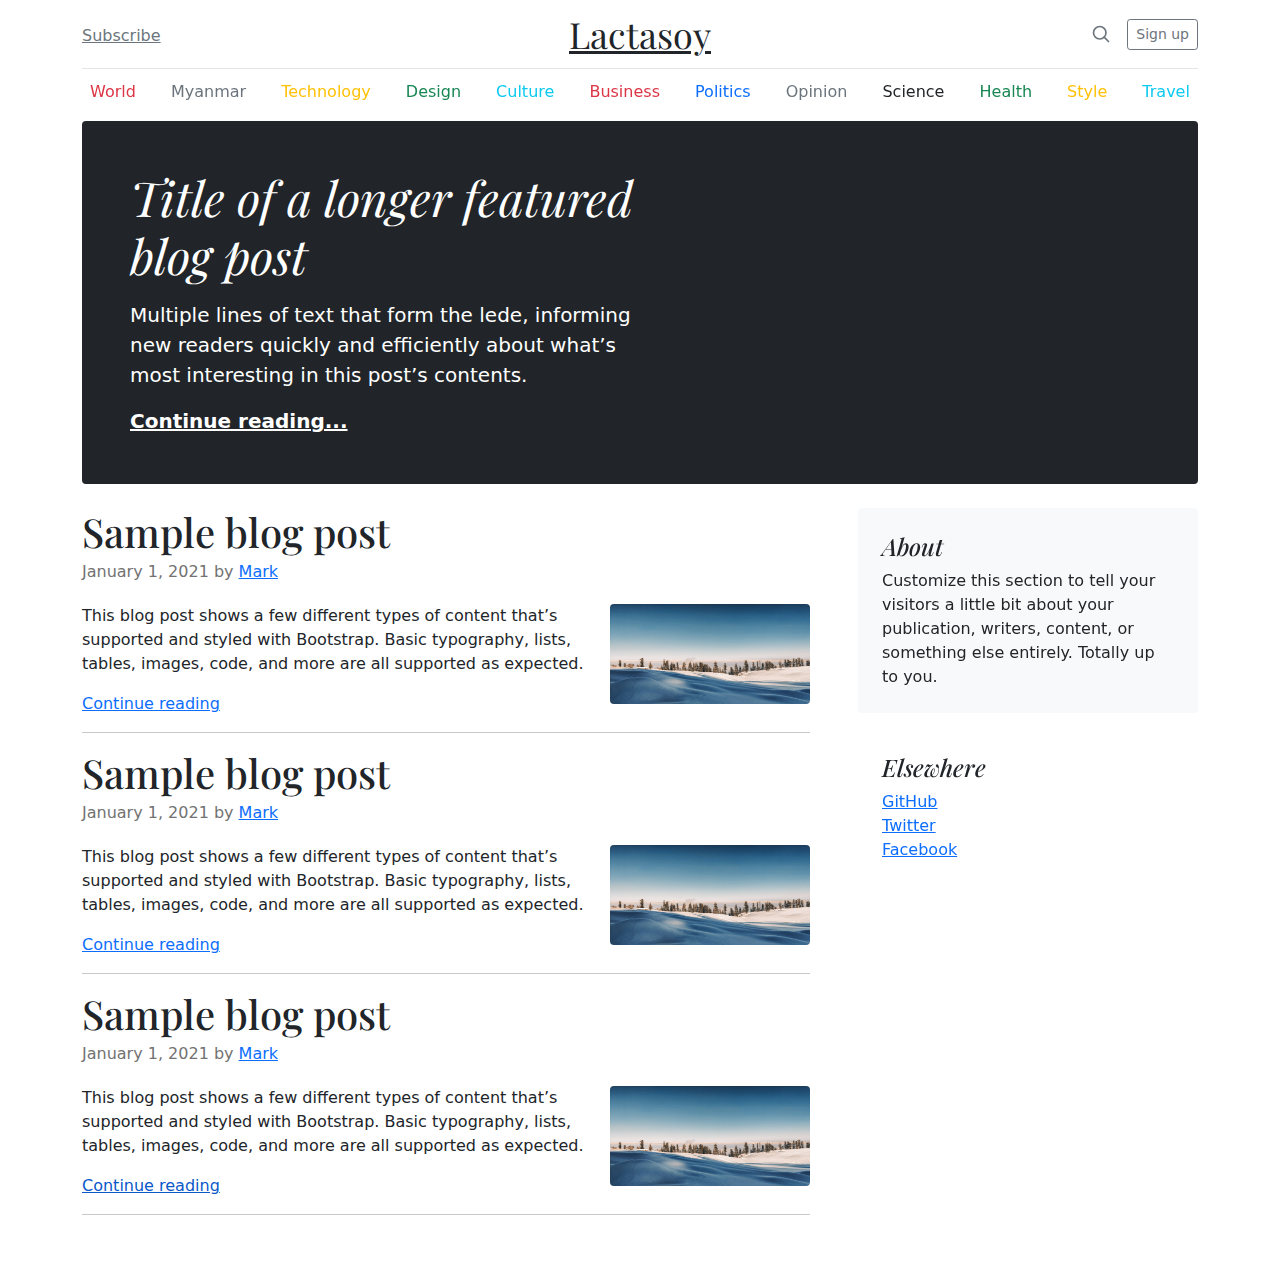
<file: index.html>
<!DOCTYPE html>
<html lang="en">
  <head>
    <meta charset="utf-8" />
    <meta name="viewport" content="width=device-width, initial-scale=1" />
    <meta name="description" content="" />
    <meta
      name="author"
      content="Mark Otto, Jacob Thornton, and Bootstrap contributors"
    />
    <meta name="generator" content="Hugo 0.84.0" />
    <title>Blog Template · Bootstrap v5.0</title>

    <link
      rel="canonical"
      href="https://getbootstrap.com/docs/5.0/examples/blog/"
    />

    <!-- Bootstrap core CSS -->
    <link href="/assets/css/bootstrap.min.css" rel="stylesheet" />

    <meta name="theme-color" content="#7952b3" />

    <!-- Custom styles for this template -->
    <link
      href="https://fonts.googleapis.com/css?family=Playfair&#43;Display:700,900&amp;display=swap"
      rel="stylesheet"
    />
    <!-- Custom styles for this template -->
    <link href="/assets/css/blog.css" rel="stylesheet" />
  </head>
  <body>
    <div class="container">
      <header class="blog-header py-3">
        <div class="row flex-nowrap justify-content-between align-items-center">
          <div class="col-4 pt-1">
            <a class="link-secondary" href="#">Subscribe</a>
          </div>
          <div class="col-4 text-center">
            <a class="blog-header-logo text-dark" href="#">Lactasoy</a>
          </div>
          <div class="col-4 d-flex justify-content-end align-items-center">
            <a class="link-secondary" href="#" aria-label="Search">
              <svg
                xmlns="http://www.w3.org/2000/svg"
                width="20"
                height="20"
                fill="none"
                stroke="currentColor"
                stroke-linecap="round"
                stroke-linejoin="round"
                stroke-width="2"
                class="mx-3"
                role="img"
                viewBox="0 0 24 24"
              >
                <title>Search</title>
                <circle cx="10.5" cy="10.5" r="7.5" />
                <path d="M21 21l-5.2-5.2" />
              </svg>
            </a>
            <a class="btn btn-sm btn-outline-secondary" href="#">Sign up</a>
          </div>
        </div>
      </header>

      <div class="nav-scroller py-1 mb-2">
        <nav class="nav d-flex justify-content-between">
          <a class="text-decoration-none p-2 link-danger" href="#">World</a>
          <a class="text-decoration-none p-2 link-secondary" href="#"
            >Myanmar</a
          >
          <a class="text-decoration-none p-2 link-warning" href="#"
            >Technology</a
          >
          <a class="text-decoration-none p-2 link-success" href="#">Design</a>
          <a class="text-decoration-none p-2 link-info" href="#">Culture</a>
          <a class="text-decoration-none p-2 link-danger" href="#">Business</a>
          <a class="text-decoration-none p-2 link-primary" href="#">Politics</a>
          <a class="text-decoration-none p-2 link-secondary" href="#"
            >Opinion</a
          >
          <a class="text-decoration-none p-2 link-dark" href="#">Science</a>
          <a class="text-decoration-none p-2 link-success" href="#">Health</a>
          <a class="text-decoration-none p-2 link-warning" href="#">Style</a>
          <a class="text-decoration-none p-2 link-info" href="#">Travel</a>
        </nav>
      </div>
    </div>

    <main class="container mb-5">
      <div class="p-4 p-md-5 mb-4 text-white rounded bg-dark">
        <div class="col-md-6 px-0">
          <h1 class="display-4 fst-italic">
            Title of a longer featured blog post
          </h1>
          <p class="lead my-3">
            Multiple lines of text that form the lede, informing new readers
            quickly and efficiently about what’s most interesting in this post’s
            contents.
          </p>
          <p class="lead mb-0">
            <a href="#" class="text-white fw-bold">Continue reading...</a>
          </p>
        </div>
      </div>

      <div class="row g-5">
        <div class="col-md-8">
          <article class="blog-post">
            <h2 class="blog-post-title">Sample blog post</h2>
            <p class="blog-post-meta">
              January 1, 2021 by <a href="#">Mark</a>
            </p>

            <div class="d-flex justify-content-end">
              <div>
                <p>
                  This blog post shows a few different types of content that’s
                  supported and styled with Bootstrap. Basic typography, lists,
                  tables, images, code, and more are all supported as expected.
                </p>
                <a href="#" class="stretched-link">Continue reading</a>
              </div>
              <div>
                <img
                  src="assets/img/blog-detail-bg.jpeg"
                  alt=""
                  width="200"
                  height="100"
                  class="rounded"
                />
              </div>
            </div>
            <hr />
          </article>

          <article class="blog-post">
            <h2 class="blog-post-title">Sample blog post</h2>
            <p class="blog-post-meta">
              January 1, 2021 by <a href="#">Mark</a>
            </p>

            <div class="d-flex justify-content-end">
              <div>
                <p>
                  This blog post shows a few different types of content that’s
                  supported and styled with Bootstrap. Basic typography, lists,
                  tables, images, code, and more are all supported as expected.
                </p>
                <a href="#" class="stretched-link">Continue reading</a>
              </div>
              <div>
                <img
                  src="assets/img/blog-detail-bg.jpeg"
                  alt=""
                  width="200"
                  height="100"
                  class="rounded"
                />
              </div>
            </div>
            <hr />
          </article>

          <article class="blog-post">
            <h2 class="blog-post-title">Sample blog post</h2>
            <p class="blog-post-meta">
              January 1, 2021 by <a href="#">Mark</a>
            </p>

            <div class="d-flex justify-content-end">
              <div>
                <p>
                  This blog post shows a few different types of content that’s
                  supported and styled with Bootstrap. Basic typography, lists,
                  tables, images, code, and more are all supported as expected.
                </p>
                <a href="#" class="stretched-link">Continue reading</a>
              </div>
              <div>
                <img
                  src="assets/img/blog-detail-bg.jpeg"
                  alt=""
                  width="200"
                  height="100"
                  class="rounded"
                />
              </div>
            </div>
            <hr />
          </article>
        </div>

        <div class="col-md-4">
          <div class="position-sticky" style="top: 2rem">
            <div class="p-4 mb-3 bg-light rounded">
              <h4 class="fst-italic">About</h4>
              <p class="mb-0">
                Customize this section to tell your visitors a little bit about
                your publication, writers, content, or something else entirely.
                Totally up to you.
              </p>
            </div>

            <div class="p-4">
              <h4 class="fst-italic">Elsewhere</h4>
              <ol class="list-unstyled">
                <li><a href="#">GitHub</a></li>
                <li><a href="#">Twitter</a></li>
                <li><a href="#">Facebook</a></li>
              </ol>
            </div>
          </div>
        </div>
      </div>
    </main>
  </body>
</html>
</file>
<file: assets/css/blog.css>
/* stylelint-disable selector-list-comma-newline-after */

.blog-header {
  line-height: 1;
  border-bottom: 1px solid #e5e5e5;
}

.blog-header-logo {
  font-family: 'Playfair Display', Georgia, 'Times New Roman',
    serif /*rtl:Amiri, Georgia, "Times New Roman", serif*/;
  font-size: 2.25rem;
}

.blog-header-logo:hover {
  text-decoration: none;
}

h1,
h2,
h3,
h4,
h5,
h6 {
  font-family: 'Playfair Display', Georgia, 'Times New Roman',
    serif /*rtl:Amiri, Georgia, "Times New Roman", serif*/;
}

.display-4 {
  font-size: 2.5rem;
}
@media (min-width: 768px) {
  .display-4 {
    font-size: 3rem;
  }
}

.nav-scroller {
  position: relative;
  z-index: 2;
  height: 2.75rem;
  overflow-y: hidden;
}

.nav-scroller .nav {
  display: flex;
  flex-wrap: nowrap;
  padding-bottom: 1rem;
  margin-top: -1px;
  overflow-x: auto;
  text-align: center;
  white-space: nowrap;
  -webkit-overflow-scrolling: touch;
}

.nav-scroller .nav-link {
  padding-top: 0.75rem;
  padding-bottom: 0.75rem;
  font-size: 0.875rem;
}

.card-img-right {
  height: 100%;
  border-radius: 0 3px 3px 0;
}

.flex-auto {
  flex: 0 0 auto;
}

.h-250 {
  height: 250px;
}
@media (min-width: 768px) {
  .h-md-250 {
    height: 250px;
  }
}

/* Pagination */
.blog-pagination {
  margin-bottom: 4rem;
}
.blog-pagination > .btn {
  border-radius: 2rem;
}

/*
   * Blog posts
   */
.blog-post {
  margin-bottom: 1rem;
}
.blog-post-title {
  margin-bottom: 0.25rem;
  font-size: 2.5rem;
}
.blog-post-meta {
  margin-bottom: 1.25rem;
  color: #727272;
}

/*
   * Footer
   */
.blog-footer {
  padding: 2.5rem 0;
  color: #727272;
  text-align: center;
  background-color: #f9f9f9;
  border-top: 0.05rem solid #e5e5e5;
}
.blog-footer p:last-child {
  margin-bottom: 0;
}
 {
  "mode":"full","isactive": false;
}
</file>
